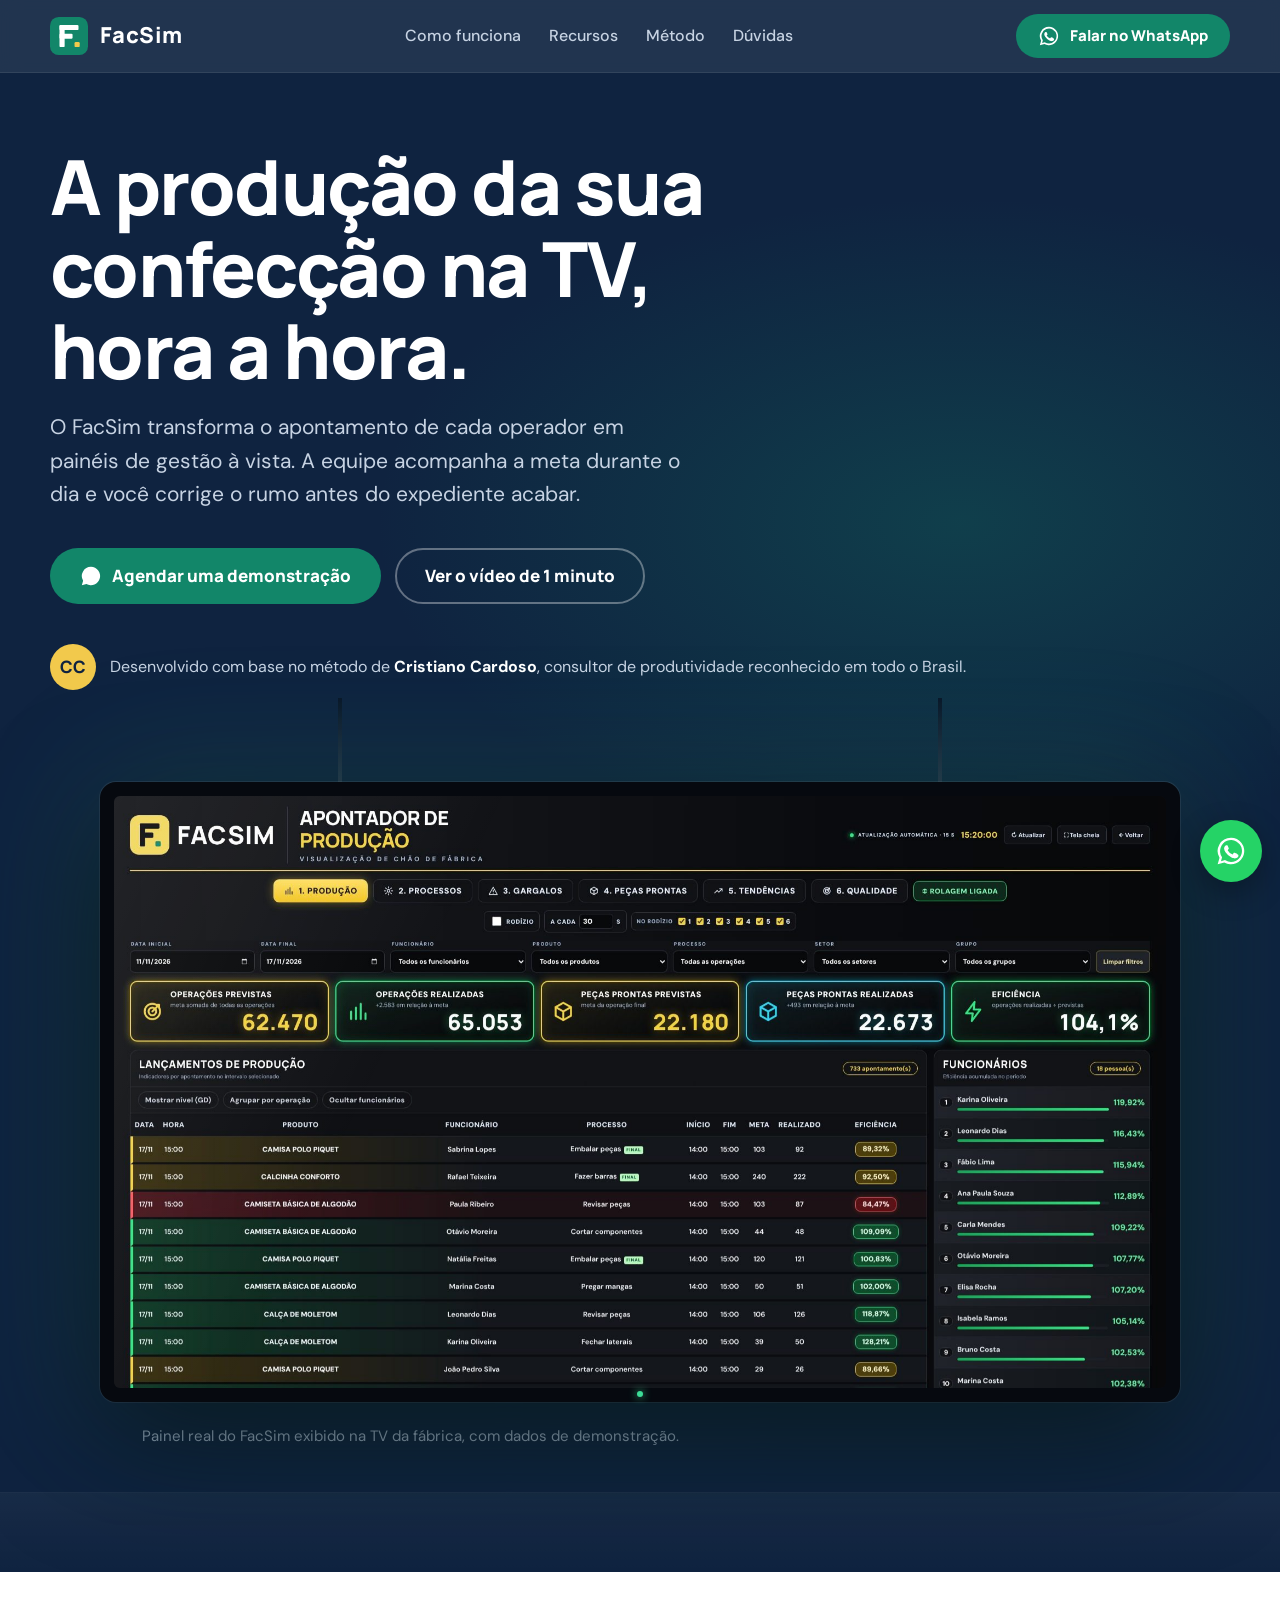
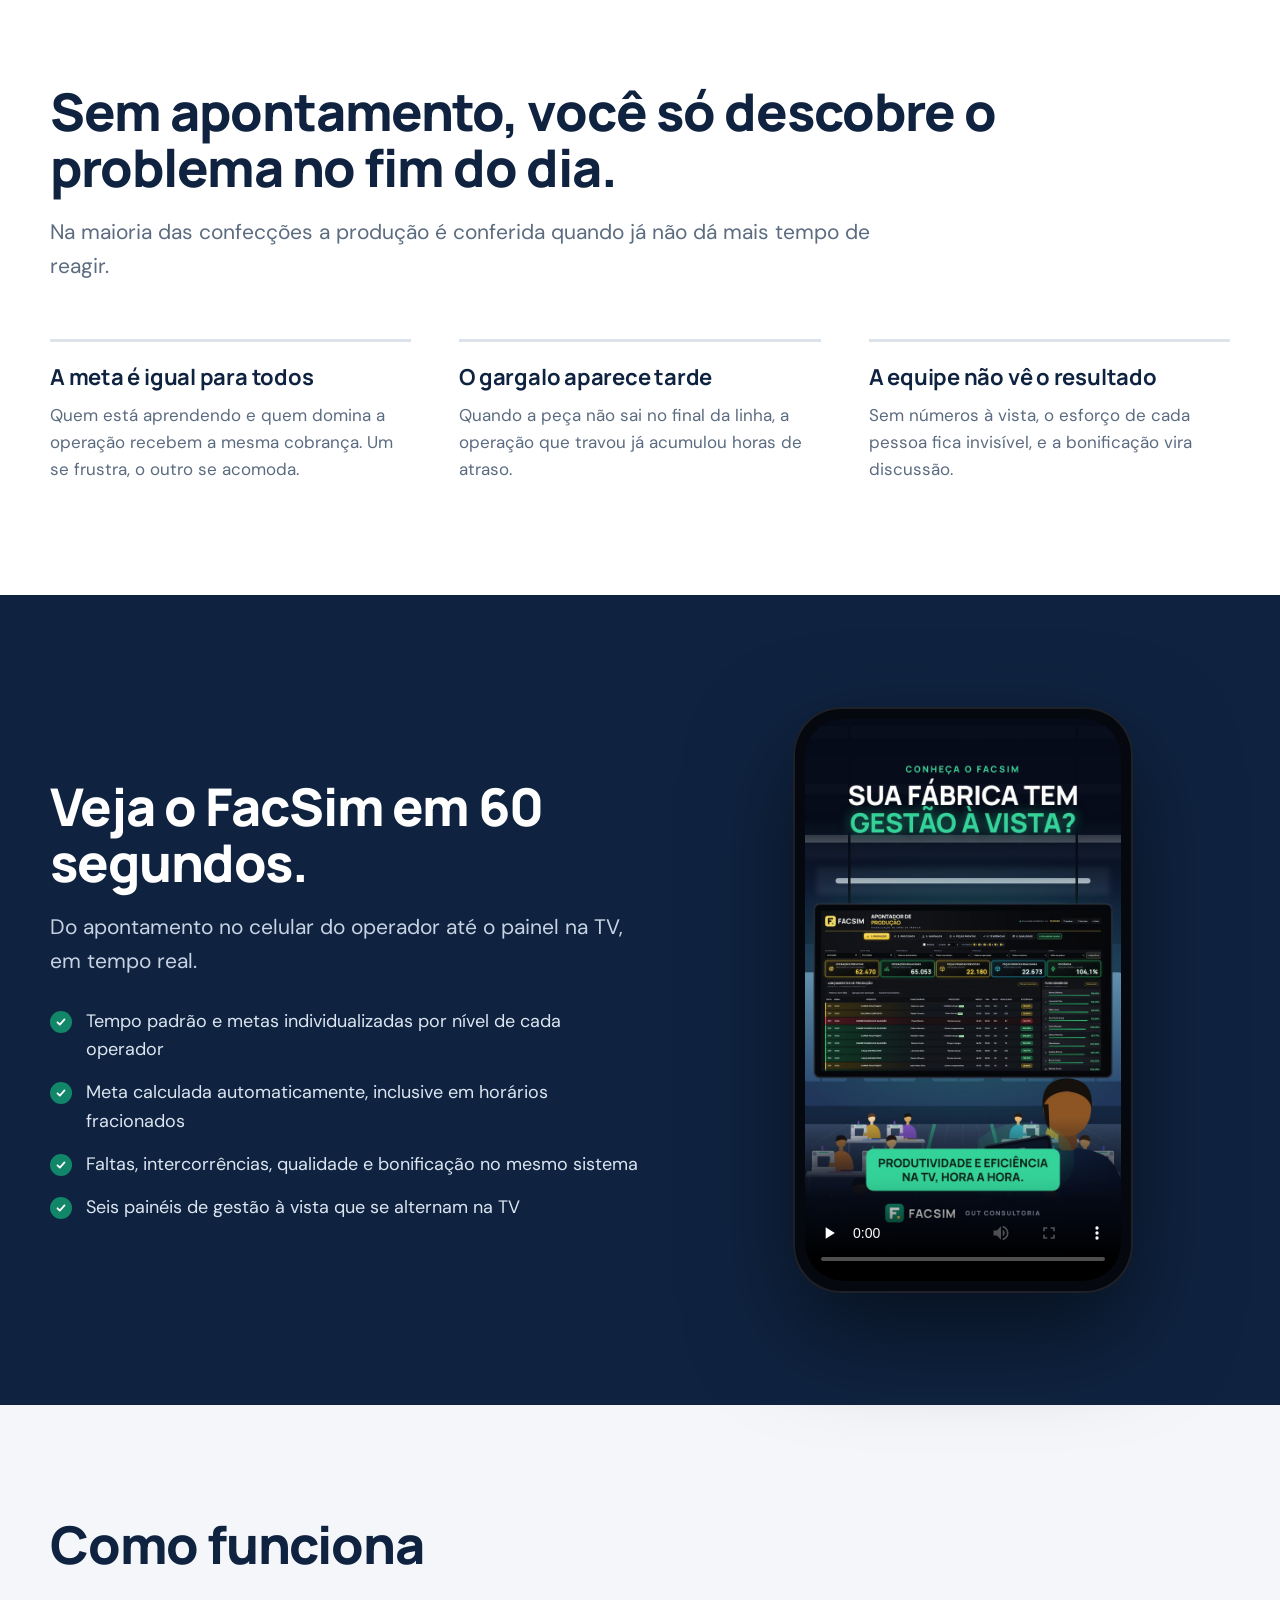
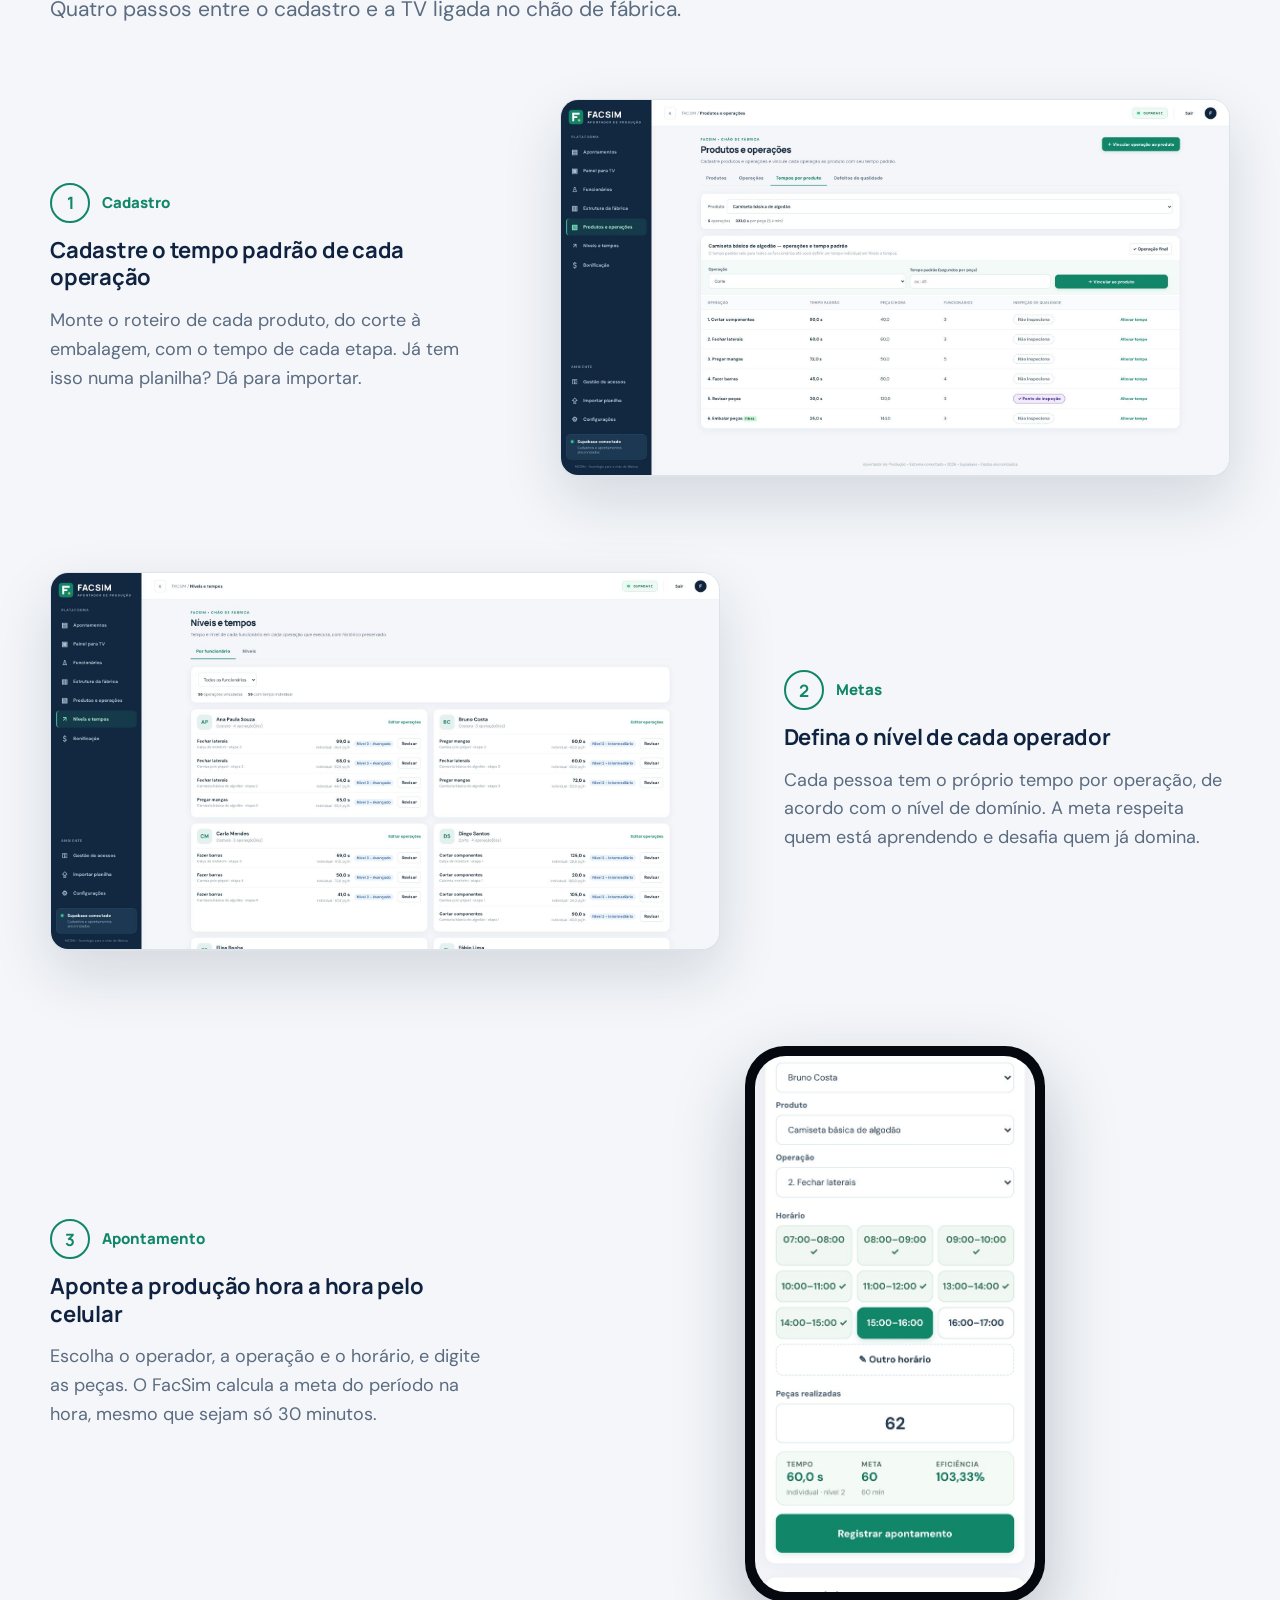
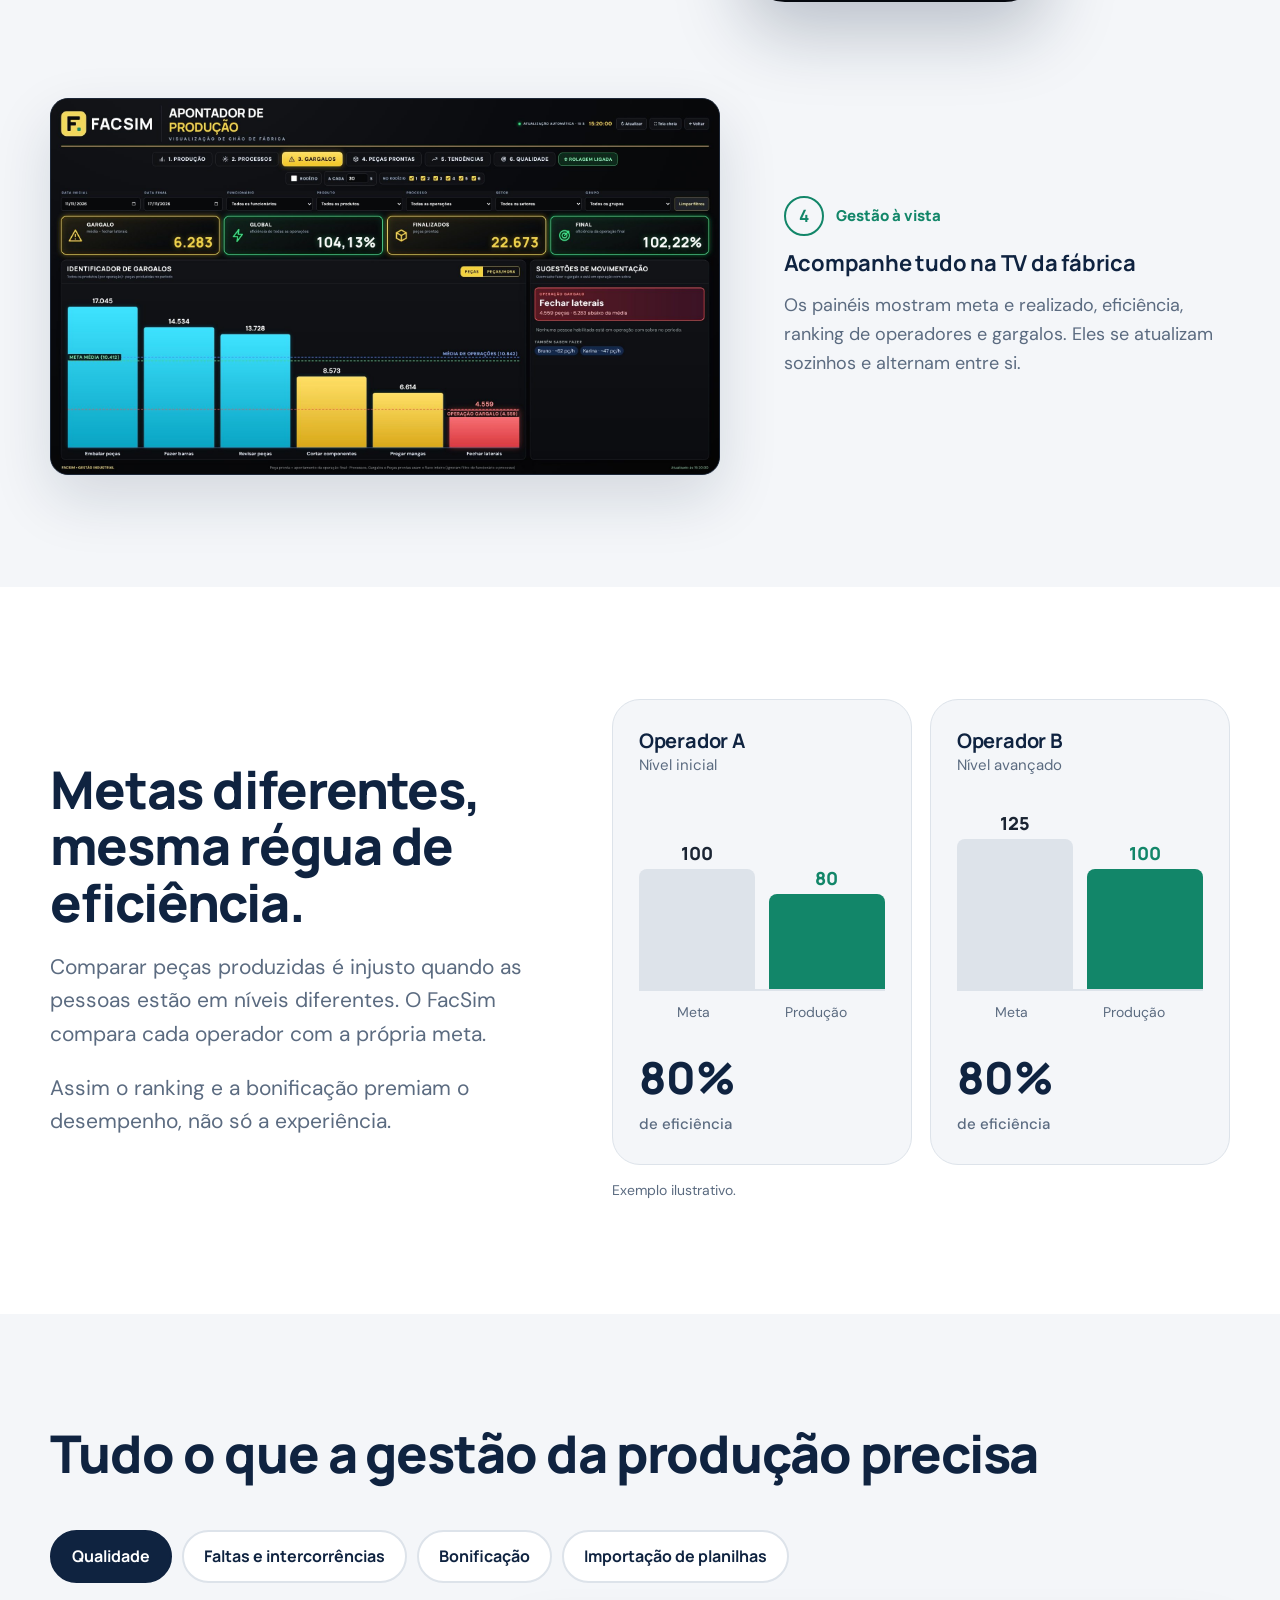
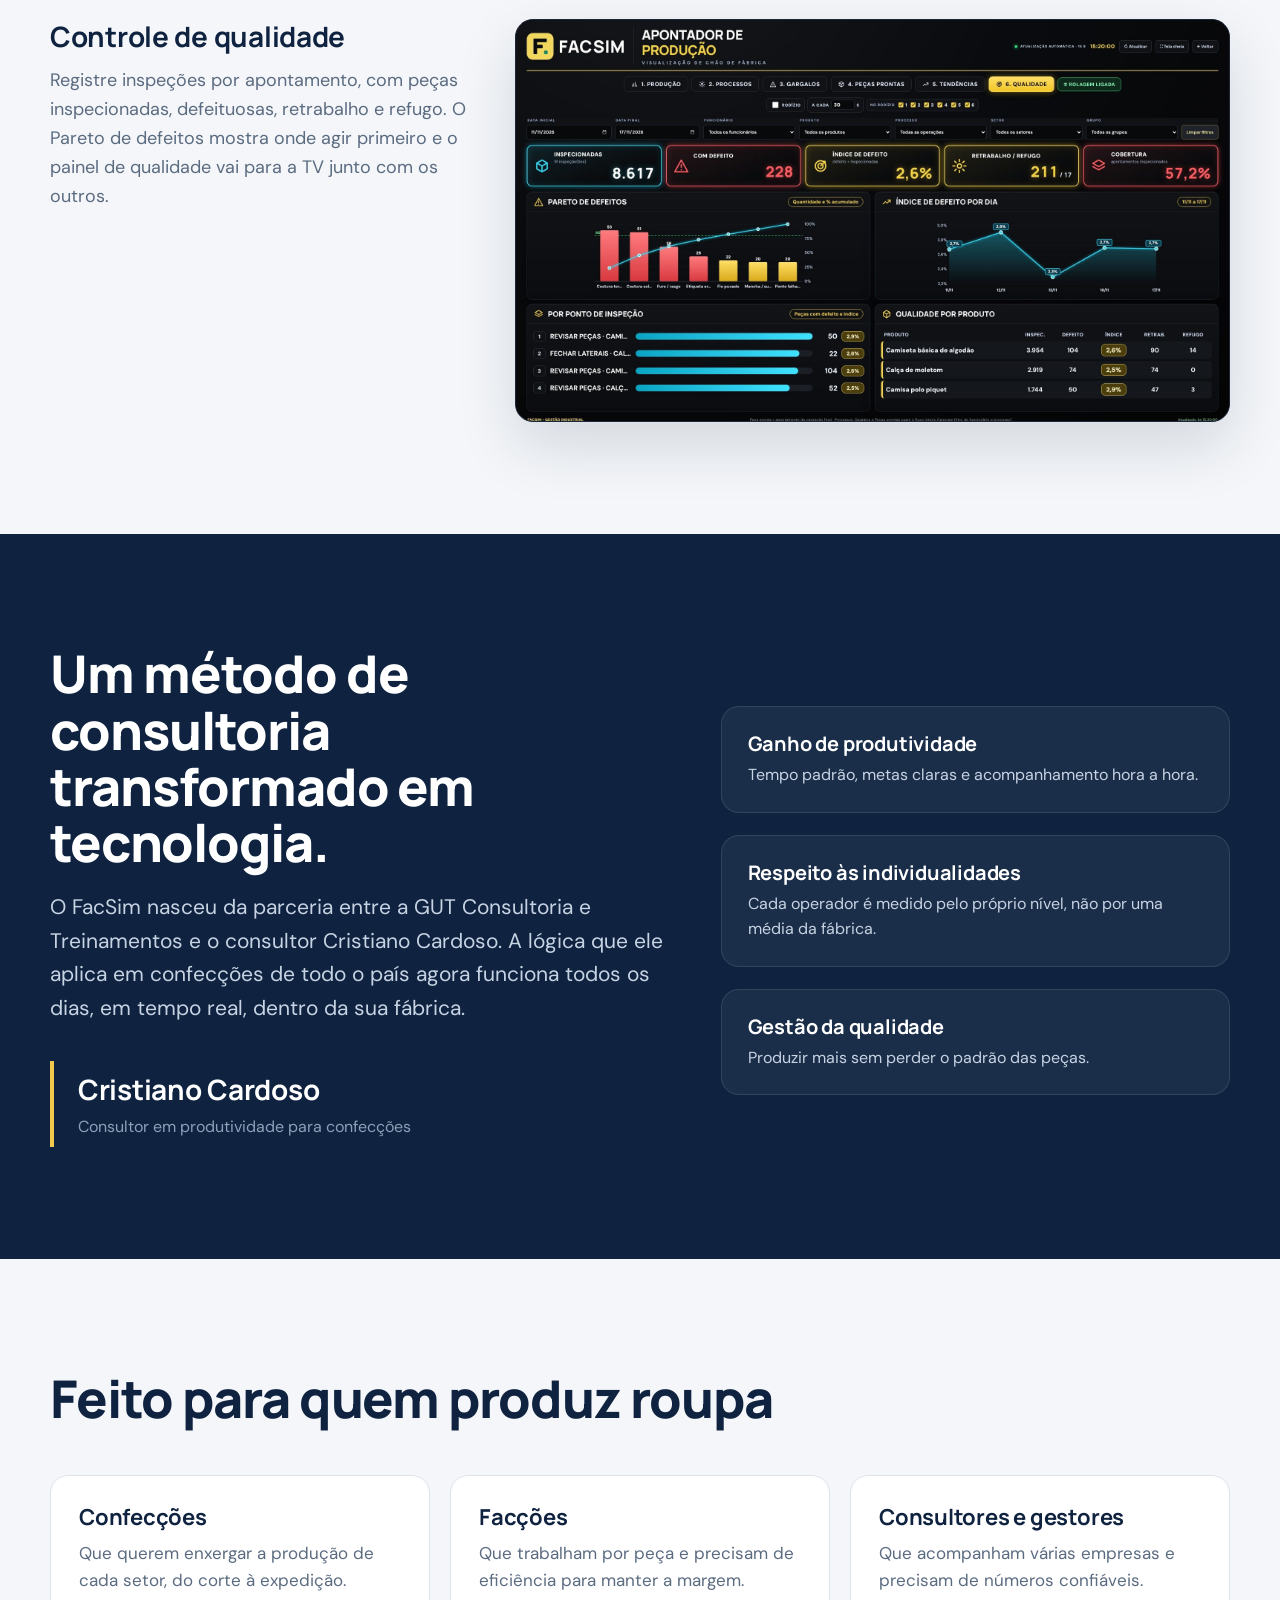
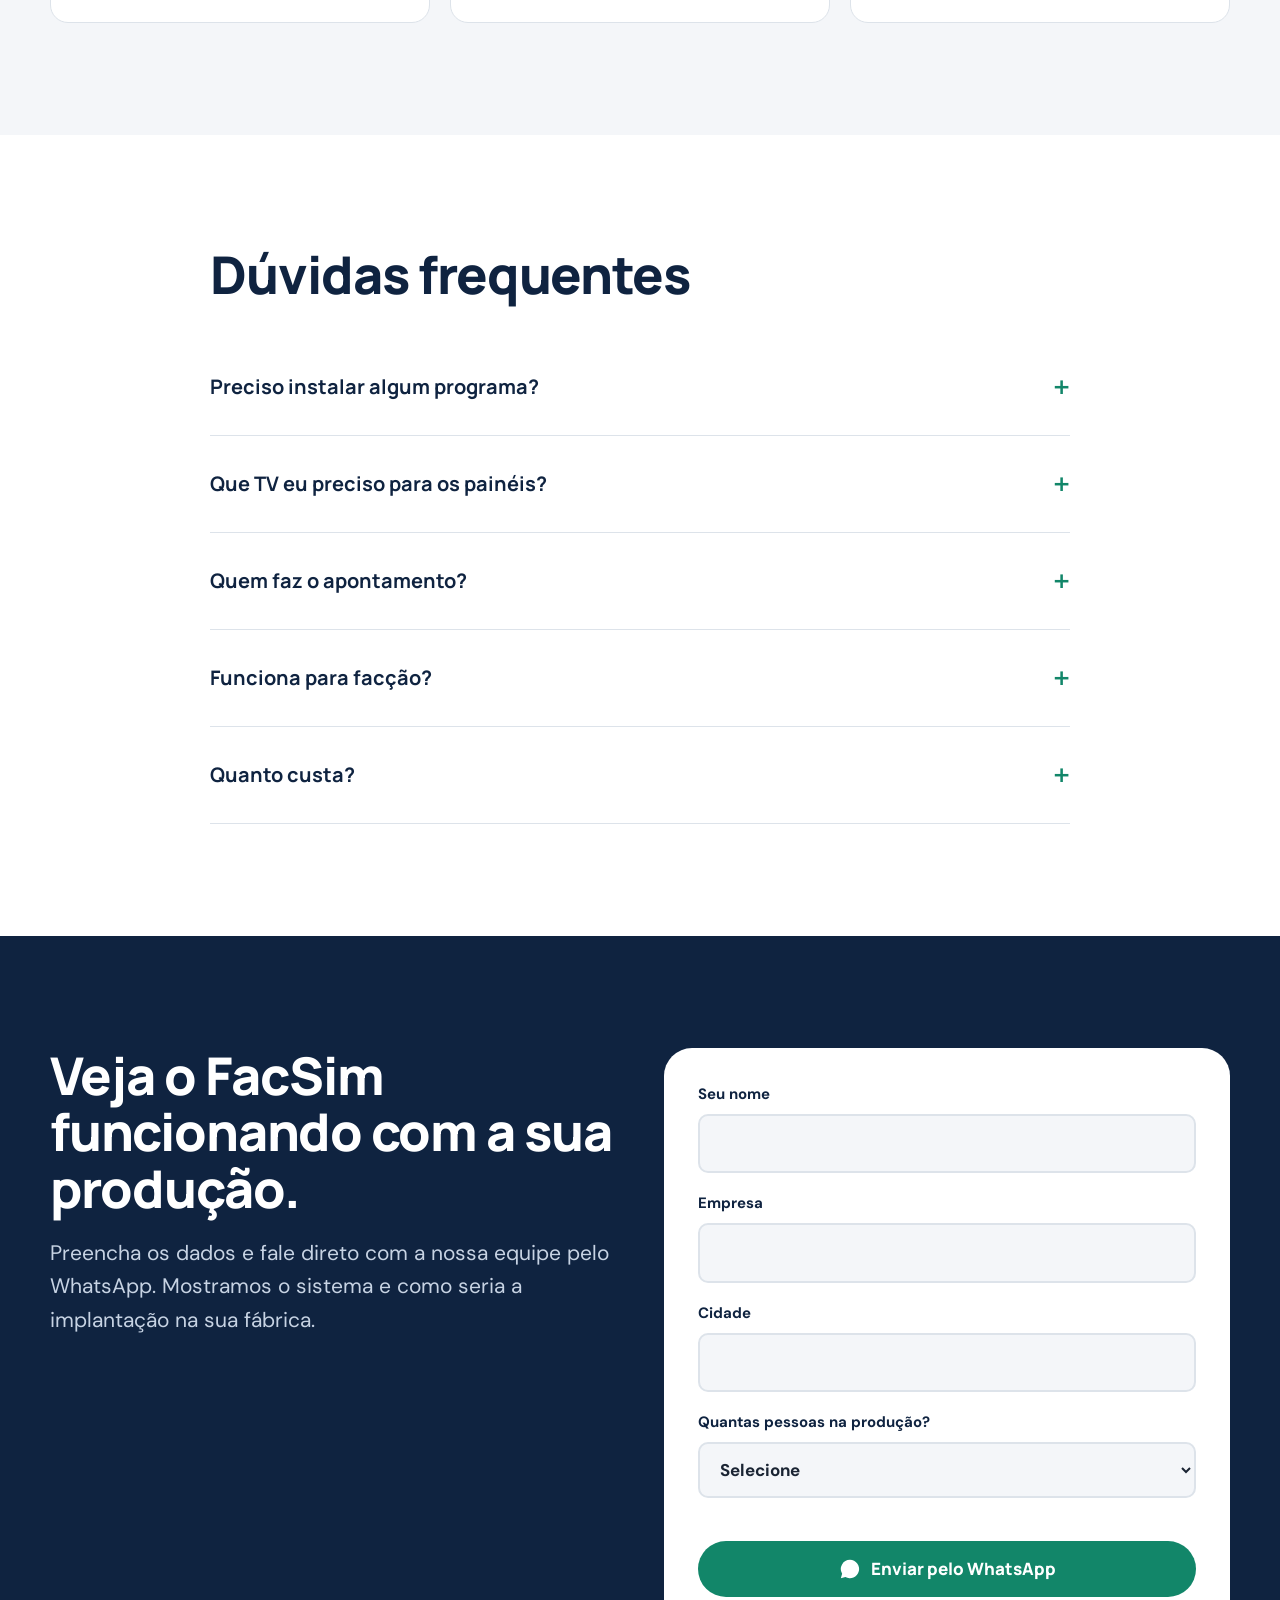
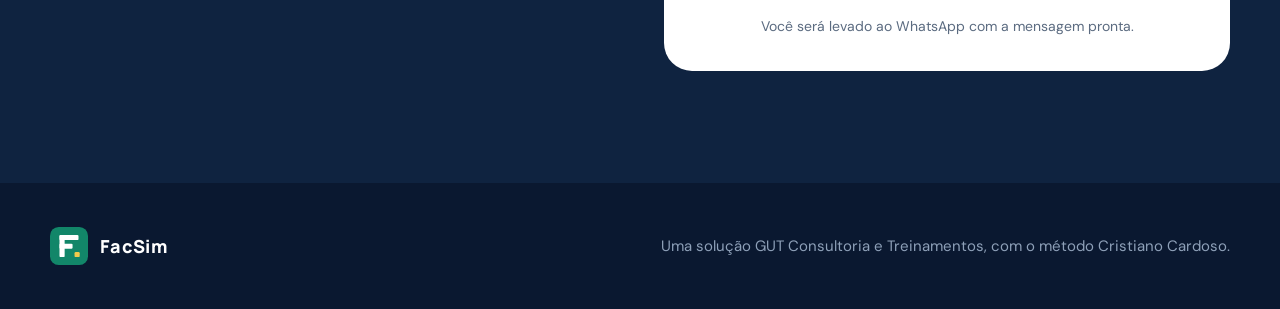
<file: landing/index.html>
<!DOCTYPE html>
<html lang="pt-BR">
<head>
<meta charset="utf-8">
<meta name="viewport" content="width=device-width, initial-scale=1">
<title>FacSim | Apontamento de produção e gestão à vista para confecções</title>
<meta name="description" content="FacSim transforma o apontamento hora a hora da sua confecção em painéis de gestão à vista na TV da fábrica. Metas por operador, qualidade, faltas e bonificação. Método Cristiano Cardoso.">
<meta property="og:title" content="FacSim | A produção da sua confecção na TV, hora a hora">
<meta property="og:description" content="Apontamento de produção, metas individualizadas e gestão à vista. Desenvolvido com base no método Cristiano Cardoso.">
<meta property="og:image" content="assets/og.jpg">
<meta property="og:type" content="website">
<meta name="theme-color" content="#0F2340">
<meta name="robots" content="noindex">
<link rel="icon" href="assets/logo.svg" type="image/svg+xml">
<link rel="preconnect" href="https://fonts.googleapis.com"><link rel="preconnect" href="https://fonts.gstatic.com" crossorigin>
<link href="https://fonts.googleapis.com/css2?family=DM+Sans:opsz,wght@9..40,400;9..40,500;9..40,700&family=Manrope:wght@600;700;800&display=swap" rel="stylesheet">
<style>
:root{
  --marinho:#0F2340; --marinho-2:#16305A; --verde:#128669; --verde-claro:#3DDC97;
  --fundo:#F4F6F9; --tecido:#DDE3EA; --tinta:#1A2433; --suave:#5B6B80;
  --sinal:#F2C94C; --alerta:#E5484D;
  --r-s:10px; --r-m:18px; --r-l:28px;
}
*{box-sizing:border-box;margin:0;padding:0}
html{scroll-behavior:smooth;-webkit-text-size-adjust:100%}
body{font-family:'DM Sans',system-ui,sans-serif;font-size:18px;line-height:1.6;color:var(--tinta);background:var(--fundo);-webkit-font-smoothing:antialiased}
img,video{display:block;max-width:100%}
a{color:inherit}
h1,h2,h3{font-family:Manrope,system-ui,sans-serif;line-height:1.08;letter-spacing:-.02em;color:var(--marinho)}
h1{font-size:clamp(40px,6.2vw,76px);font-weight:800}
h2{font-size:clamp(32px,4.2vw,52px);font-weight:800}
h3{font-size:22px;font-weight:700;letter-spacing:-.01em;line-height:1.25}
p{max-width:62ch}
.wrap{width:min(1180px,100% - 48px);margin-inline:auto}
section{padding:112px 0}
.lead{font-size:21px;color:var(--suave);margin-top:20px}
:focus-visible{outline:3px solid var(--sinal);outline-offset:3px;border-radius:6px}

/* botões */
.btn{display:inline-flex;align-items:center;justify-content:center;gap:10px;min-height:56px;padding:0 28px;border-radius:999px;font-family:Manrope,system-ui,sans-serif;font-weight:800;font-size:17px;text-decoration:none;border:2px solid transparent;cursor:pointer;transition:background .15s,color .15s,border-color .15s}
.btn-wa{background:var(--verde);color:#fff}
.btn-wa:hover{background:#0e6f57}
.btn-wa svg{width:22px;height:22px;flex:none}
.btn-linha{border-color:rgba(255,255,255,.35);color:#fff}
.btn-linha:hover{border-color:#fff}

/* cabeçalho */
.topo{position:sticky;top:0;z-index:20;background:rgba(15,35,64,.92);backdrop-filter:blur(10px);border-bottom:1px solid rgba(255,255,255,.08)}
.topo .wrap{display:flex;align-items:center;justify-content:space-between;height:72px;gap:20px}
.marca{display:flex;align-items:center;gap:12px;text-decoration:none;color:#fff;font-family:Manrope,system-ui,sans-serif;font-weight:800;font-size:22px;letter-spacing:.02em}
.marca img{width:38px;height:38px}
.topo nav{display:flex;gap:28px}
.topo nav a{color:#C7D3E3;text-decoration:none;font-size:16px;font-weight:500}
.topo nav a:hover{color:#fff}
.topo .btn{min-height:44px;padding:0 20px;font-size:15px}

/* hero */
.hero{background:var(--marinho);color:#fff;padding:72px 0 0;overflow:hidden;position:relative}
.hero::before{content:"";position:absolute;inset:0;background:radial-gradient(900px 500px at 75% 30%,rgba(18,134,105,.28),transparent 65%);pointer-events:none}
.hero .wrap{position:relative;display:grid;grid-template-columns:1fr;gap:8px}
.hero h1{color:#fff;max-width:15ch}
.hero .lead{color:#C7D3E3;max-width:46ch}
.hero .acoes{display:flex;flex-wrap:wrap;gap:14px;margin-top:36px}
.parceria{display:flex;align-items:center;gap:14px;margin-top:40px;color:#C7D3E3;font-size:16px}
.parceria strong{color:#fff;font-weight:700}
.parceria .selo{width:46px;height:46px;border-radius:50%;background:var(--sinal);color:var(--marinho);display:grid;place-items:center;font-family:Manrope,system-ui,sans-serif;font-weight:800;font-size:17px;flex:none}
/* a TV */
.tv-cena{position:relative;padding-top:84px;margin-inline:auto;width:min(1080px,100%)}
.tv-cabo{position:absolute;top:0;width:4px;height:88px;background:linear-gradient(#0a1729,#26364f)}
.tv-cabo.e{left:22%}.tv-cabo.d{right:22%}
.tv{position:relative;background:#06090f;border-radius:16px;padding:14px;box-shadow:0 40px 120px rgba(0,0,0,.55),0 0 0 1px rgba(255,255,255,.08),0 0 140px rgba(61,220,151,.18)}
.tv-tela{position:relative;border-radius:6px;overflow:hidden;background:#0b0f16;aspect-ratio:16/9}
.tv-tela img{width:100%;height:100%;object-fit:cover}
.tv-tela::after{content:"";position:absolute;inset:0;background:linear-gradient(115deg,rgba(255,255,255,.08),transparent 30%)}
.tv-led{position:absolute;bottom:5px;left:50%;width:6px;height:6px;margin-left:-3px;border-radius:50%;background:var(--verde-claro);box-shadow:0 0 8px var(--verde-claro)}
.tv-legenda{text-align:center;color:#8EA0B8;font-size:15px;padding:22px 0 44px}
.chao{height:80px;background:linear-gradient(180deg,rgba(255,255,255,.04),transparent);border-top:1px solid rgba(255,255,255,.06)}
@media (prefers-reduced-motion:no-preference){
  .tv-tela img{animation:liga 1.6s cubic-bezier(.2,.7,.2,1) .35s both}
  .tv-tela::before{content:"";position:absolute;left:0;right:0;top:50%;height:2px;background:#fff;z-index:2;animation:linha .55s ease-out .2s both}
  @keyframes liga{0%{opacity:0;transform:scaleY(.02);filter:brightness(3)}45%{opacity:1;transform:scaleY(1);filter:brightness(1.6)}100%{opacity:1;transform:none;filter:none}}
  @keyframes linha{0%{opacity:0;transform:scaleX(0)}60%{opacity:1;transform:scaleX(1)}100%{opacity:0;transform:scaleX(1)}}
}

/* problema */
.problema{background:#fff}
.problema .grade{display:grid;grid-template-columns:1fr;gap:48px;margin-top:56px}
.dor{border-top:3px solid var(--tecido);padding-top:22px}
.dor h3{margin-bottom:10px}
.dor p{color:var(--suave);font-size:17px}

/* vídeo */
.video{background:var(--marinho);color:#fff}
.video .wrap{display:grid;grid-template-columns:1fr;gap:56px;align-items:center}
.video h2{color:#fff}
.video .lead{color:#C7D3E3}
.celular{width:min(340px,100%);margin-inline:auto;border-radius:48px;background:#05080e;padding:12px;box-shadow:0 40px 100px rgba(0,0,0,.5),inset 0 0 0 2px rgba(255,255,255,.1)}
.celular video{width:100%;aspect-ratio:9/16;border-radius:38px;background:#000;object-fit:cover}
.lista-check{list-style:none;margin-top:28px;display:grid;gap:14px}
.lista-check li{display:flex;gap:14px;color:#DCE5F0}
.lista-check li::before{content:"";width:22px;height:22px;flex:none;margin-top:4px;border-radius:50%;background:var(--verde) url("data:image/svg+xml,%3Csvg xmlns='http://www.w3.org/2000/svg' viewBox='0 0 24 24'%3E%3Cpath d='M6 12.5l4 4 8-9' stroke='%23fff' stroke-width='3' fill='none' stroke-linecap='round' stroke-linejoin='round'/%3E%3C/svg%3E") center/14px no-repeat}

/* como funciona */
.passos{display:grid;gap:96px;margin-top:72px}
.passo{display:grid;grid-template-columns:1fr;gap:32px;align-items:center}
.passo .num{font-family:Manrope,system-ui,sans-serif;font-weight:800;font-size:15px;color:var(--verde);display:flex;align-items:center;gap:12px;margin-bottom:14px}
.passo .num b{width:40px;height:40px;border-radius:50%;border:2px solid var(--verde);display:grid;place-items:center;font-size:17px}
.passo p{color:var(--suave);margin-top:14px}
.print{border-radius:var(--r-m);overflow:hidden;background:#fff;box-shadow:0 1px 0 var(--tecido),0 24px 60px rgba(15,35,64,.14);border:1px solid var(--tecido)}
.print img{width:100%;height:auto}
.print.escuro{background:#0b0f16;border-color:#1c2636}
.passo .cel{width:min(300px,100%);margin-inline:auto;border-radius:40px;background:#05080e;padding:10px;box-shadow:0 30px 70px rgba(15,35,64,.25)}
.passo .cel img{border-radius:31px;width:100%;height:auto}

/* metas */
.metas{background:#fff}
.metas .wrap{display:grid;grid-template-columns:1fr;gap:56px;align-items:center}
.comparativo{display:grid;grid-template-columns:1fr 1fr;gap:18px}
.op{background:var(--fundo);border-radius:var(--r-l);padding:28px 26px;border:1px solid var(--tecido)}
.op h3{font-size:20px}
.op .nivel{font-size:15px;color:var(--suave)}
.barras{display:flex;align-items:flex-end;gap:14px;height:190px;margin:24px 0 10px;border-bottom:2px solid var(--tecido)}
.barras div{flex:1;border-radius:8px 8px 0 0;position:relative}
.barras span{position:absolute;top:-30px;left:0;right:0;text-align:center;font-family:Manrope,system-ui,sans-serif;font-weight:800;font-size:18px}
.b-meta{background:var(--tecido)}
.b-real{background:var(--verde)}
.b-real span{color:var(--verde)}
.leg{display:flex;justify-content:space-around;font-size:14px;color:var(--suave)}
.efi{margin-top:18px;font-family:Manrope,system-ui,sans-serif;font-weight:800;font-size:44px;color:var(--marinho)}
.efi small{display:block;font-family:'DM Sans',system-ui,sans-serif;font-weight:500;font-size:15px;color:var(--suave)}
.ilustrativo{font-size:14px;color:var(--suave);margin-top:14px}

/* recursos (abas) */
.abas{display:flex;flex-wrap:wrap;gap:10px;margin-top:48px}
.aba{font:inherit;font-family:Manrope,system-ui,sans-serif;font-weight:700;font-size:16px;padding:12px 20px;border-radius:999px;border:2px solid var(--tecido);background:#fff;color:var(--marinho);cursor:pointer}
.aba[aria-selected="true"]{background:var(--marinho);border-color:var(--marinho);color:#fff}
.painel-aba{display:grid;grid-template-columns:1fr;gap:36px;margin-top:36px;align-items:start}
.painel-aba[hidden]{display:none}
.painel-aba p{color:var(--suave)}
.painel-aba h3{font-size:28px;margin-bottom:12px}

/* método */
.metodo{background:var(--marinho);color:#fff;position:relative;overflow:hidden}
.metodo .wrap{display:grid;grid-template-columns:1fr;gap:48px}
.metodo h2{color:#fff}
.metodo p{color:#C7D3E3}
.metodo .assinatura{border-left:4px solid var(--sinal);padding:6px 0 6px 24px}
.metodo .assinatura strong{display:block;font-family:Manrope,system-ui,sans-serif;font-size:28px;color:#fff;letter-spacing:-.01em}
.metodo .assinatura span{color:#8EA0B8;font-size:16px}
.pilares{display:grid;gap:22px;margin-top:8px}
.pilar{padding:24px 26px;border-radius:var(--r-m);background:rgba(255,255,255,.05);border:1px solid rgba(255,255,255,.1)}
.pilar h3{color:#fff;font-size:20px;margin-bottom:6px}
.pilar p{font-size:16px}

/* para quem */
.quem .grade{display:grid;grid-template-columns:1fr;gap:20px;margin-top:48px}
.quem .item{background:#fff;border-radius:var(--r-m);padding:28px;border:1px solid var(--tecido)}
.quem .item p{color:var(--suave);font-size:17px;margin-top:8px}

/* FAQ */
.faq{background:#fff}
.faq .wrap{max-width:860px}
.faq details{border-bottom:1px solid var(--tecido)}
.faq summary{list-style:none;cursor:pointer;display:flex;justify-content:space-between;align-items:center;gap:20px;padding:24px 0;font-family:Manrope,system-ui,sans-serif;font-weight:700;font-size:20px;color:var(--marinho)}
.faq summary::-webkit-details-marker{display:none}
.faq summary::after{content:"+";font-size:30px;font-weight:600;color:var(--verde);transition:transform .2s}
.faq details[open] summary::after{transform:rotate(45deg)}
.faq details p{padding:0 0 24px;color:var(--suave)}

/* contato */
.contato{background:var(--marinho);color:#fff}
.contato .wrap{display:grid;grid-template-columns:1fr;gap:48px;align-items:start}
.contato h2{color:#fff}
.contato .lead{color:#C7D3E3}
form{background:#fff;color:var(--tinta);border-radius:var(--r-l);padding:34px;display:grid;gap:18px}
label{display:grid;gap:8px;font-weight:700;font-size:15px;color:var(--marinho)}
input,select{font:inherit;font-size:17px;padding:14px 16px;border-radius:var(--r-s);border:2px solid var(--tecido);background:var(--fundo);color:var(--tinta);width:100%}
input:focus,select:focus{outline:none;border-color:var(--verde);background:#fff}
form .btn{width:100%;margin-top:6px}
form small{color:var(--suave);font-size:14px;text-align:center}
.erro{color:var(--alerta);font-size:15px;font-weight:700;min-height:1px}

footer{background:#0A1830;color:#8EA0B8;padding:44px 0;font-size:15px}
footer .wrap{display:flex;flex-wrap:wrap;justify-content:space-between;gap:20px;align-items:center}
footer .marca{font-size:18px}
.wa-flutuante{position:fixed;right:18px;bottom:18px;z-index:30;width:62px;height:62px;border-radius:50%;background:#25D366;display:grid;place-items:center;box-shadow:0 10px 30px rgba(0,0,0,.3)}
.wa-flutuante svg{width:32px;height:32px}

@media (min-width:900px){
  .hero .wrap{grid-template-columns:1fr}
  .problema .grade{grid-template-columns:repeat(3,1fr)}
  .video .wrap{grid-template-columns:1.05fr .95fr}
  .passo{grid-template-columns:.8fr 1.2fr;gap:64px}
  .passo:nth-child(even){grid-template-columns:1.2fr .8fr}
  .passo:nth-child(even) .txt{order:2}
  .metas .wrap{grid-template-columns:.9fr 1.1fr}
  .painel-aba{grid-template-columns:.75fr 1.25fr}
  .metodo .wrap{grid-template-columns:1.1fr .9fr;align-items:center}
  .quem .grade{grid-template-columns:repeat(3,1fr)}
  .contato .wrap{grid-template-columns:1fr 1fr}
}
@media (max-width:899px){
  .topo nav{display:none}
  section{padding:80px 0}
  .tv-cena{padding-top:70px}.tv-cabo{height:74px}
  .tv{padding:8px;border-radius:10px}
}
@media (max-width:520px){
  .topo .btn span{display:none}
  .topo .btn{padding:0 14px}
  .comparativo{grid-template-columns:1fr 1fr;gap:10px}
  .op{padding:20px 16px}
  .efi{font-size:34px}
  form{padding:24px}
}
</style>
</head>
<body>

<header class="topo">
  <div class="wrap">
    <a class="marca" href="#inicio"><img src="assets/logo.svg" alt="">FacSim</a>
    <nav aria-label="Seções">
      <a href="#como-funciona">Como funciona</a><a href="#recursos">Recursos</a><a href="#metodo">Método</a><a href="#duvidas">Dúvidas</a>
    </nav>
    <a class="btn btn-wa js-wa" href="#contato"><svg viewBox="0 0 24 24" aria-hidden="true"><path fill="currentColor" d="M12 2a10 10 0 0 0-8.6 15.1L2 22l5-1.3A10 10 0 1 0 12 2Zm0 18.2a8.2 8.2 0 0 1-4.2-1.2l-.3-.2-3 .8.8-2.9-.2-.3A8.2 8.2 0 1 1 12 20.2Zm4.5-6.1c-.2-.1-1.5-.7-1.7-.8s-.4-.1-.6.1-.7.8-.8 1-.3.2-.5.1a6.7 6.7 0 0 1-3.3-2.9c-.3-.4.3-.4.7-1.3.1-.2 0-.3 0-.4l-.8-1.8c-.2-.5-.4-.4-.6-.4h-.5a1 1 0 0 0-.7.3 3 3 0 0 0-.9 2.2 5.2 5.2 0 0 0 1.1 2.7 11.8 11.8 0 0 0 4.5 4c1.7.7 2.3.8 3.2.6a2.7 2.7 0 0 0 1.8-1.2 2.2 2.2 0 0 0 .1-1.3c0-.1-.2-.2-.5-.3Z"/></svg><span>Falar no WhatsApp</span></a>
  </div>
</header>

<main id="inicio">
<section class="hero">
  <div class="wrap">
    <div>
      <h1>A produção da sua confecção na TV, hora a hora.</h1>
      <p class="lead">O FacSim transforma o apontamento de cada operador em painéis de gestão à vista. A equipe acompanha a meta durante o dia e você corrige o rumo antes do expediente acabar.</p>
      <div class="acoes">
        <a class="btn btn-wa js-wa" href="#contato"><svg viewBox="0 0 24 24" aria-hidden="true"><path fill="currentColor" d="M12 2a10 10 0 0 0-8.6 15.1L2 22l5-1.3A10 10 0 1 0 12 2Zm4.5 12.1c-.2-.1-1.5-.7-1.7-.8s-.4-.1-.6.1-.7.8-.8 1-.3.2-.5.1a6.7 6.7 0 0 1-3.3-2.9c-.3-.4.3-.4.7-1.3.1-.2 0-.3 0-.4l-.8-1.8c-.2-.5-.4-.4-.6-.4h-.5a1 1 0 0 0-.7.3 3 3 0 0 0-.9 2.2 5.2 5.2 0 0 0 1.1 2.7 11.8 11.8 0 0 0 4.5 4c1.7.7 2.3.8 3.2.6a2.7 2.7 0 0 0 1.8-1.2 2.2 2.2 0 0 0 .1-1.3c0-.1-.2-.2-.5-.3Z"/></svg>Agendar uma demonstração</a>
        <a class="btn btn-linha" href="#video">Ver o vídeo de 1 minuto</a>
      </div>
      <div class="parceria"><span class="selo">CC</span><span>Desenvolvido com base no método de <strong>Cristiano Cardoso</strong>, consultor de produtividade reconhecido em todo o Brasil.</span></div>
    </div>
    <div class="tv-cena">
      <span class="tv-cabo e"></span><span class="tv-cabo d"></span>
      <div class="tv"><div class="tv-tela"><img src="assets/tv-producao.jpg" width="1920" height="1080" alt="Painel de produção do FacSim na TV: operações previstas, realizadas, eficiência de 104,1% e ranking de funcionários"></div><span class="tv-led"></span></div>
      <p class="tv-legenda">Painel real do FacSim exibido na TV da fábrica, com dados de demonstração.</p>
    </div>
  </div>
  <div class="chao"></div>
</section>

<section class="problema">
  <div class="wrap">
    <h2>Sem apontamento, você só descobre o problema no fim do dia.</h2>
    <p class="lead">Na maioria das confecções a produção é conferida quando já não dá mais tempo de reagir.</p>
    <div class="grade">
      <div class="dor"><h3>A meta é igual para todos</h3><p>Quem está aprendendo e quem domina a operação recebem a mesma cobrança. Um se frustra, o outro se acomoda.</p></div>
      <div class="dor"><h3>O gargalo aparece tarde</h3><p>Quando a peça não sai no final da linha, a operação que travou já acumulou horas de atraso.</p></div>
      <div class="dor"><h3>A equipe não vê o resultado</h3><p>Sem números à vista, o esforço de cada pessoa fica invisível, e a bonificação vira discussão.</p></div>
    </div>
  </div>
</section>

<section class="video" id="video">
  <div class="wrap">
    <div>
      <h2>Veja o FacSim em 60 segundos.</h2>
      <p class="lead">Do apontamento no celular do operador até o painel na TV, em tempo real.</p>
      <ul class="lista-check">
        <li>Tempo padrão e metas individualizadas por nível de cada operador</li>
        <li>Meta calculada automaticamente, inclusive em horários fracionados</li>
        <li>Faltas, intercorrências, qualidade e bonificação no mesmo sistema</li>
        <li>Seis painéis de gestão à vista que se alternam na TV</li>
      </ul>
    </div>
    <div class="celular"><video controls playsinline preload="none" poster="assets/video-poster.jpg"><source src="assets/comercial-facsim.mp4" type="video/mp4">Seu navegador não reproduz vídeo.</video></div>
  </div>
</section>

<section id="como-funciona">
  <div class="wrap">
    <h2>Como funciona</h2>
    <p class="lead">Quatro passos entre o cadastro e a TV ligada no chão de fábrica.</p>
    <div class="passos">
      <div class="passo">
        <div class="txt"><div class="num"><b>1</b>Cadastro</div><h3>Cadastre o tempo padrão de cada operação</h3><p>Monte o roteiro de cada produto, do corte à embalagem, com o tempo de cada etapa. Já tem isso numa planilha? Dá para importar.</p></div>
        <div class="print"><img src="assets/tempos.jpg" width="1920" height="1080" loading="lazy" alt="Tela de tempos por produto com as operações e o tempo padrão em segundos"></div>
      </div>
      <div class="passo">
        <div class="txt"><div class="num"><b>2</b>Metas</div><h3>Defina o nível de cada operador</h3><p>Cada pessoa tem o próprio tempo por operação, de acordo com o nível de domínio. A meta respeita quem está aprendendo e desafia quem já domina.</p></div>
        <div class="print"><img src="assets/niveis.jpg" width="1920" height="1080" loading="lazy" alt="Tela de níveis e tempos por funcionário"></div>
      </div>
      <div class="passo">
        <div class="txt"><div class="num"><b>3</b>Apontamento</div><h3>Aponte a produção hora a hora pelo celular</h3><p>Escolha o operador, a operação e o horário, e digite as peças. O FacSim calcula a meta do período na hora, mesmo que sejam só 30 minutos.</p></div>
        <div class="cel"><img src="assets/celular-apontar.jpg" width="585" height="1120" loading="lazy" alt="Tela de apontamento no celular mostrando meta de 60 peças e eficiência calculada"></div>
      </div>
      <div class="passo">
        <div class="txt"><div class="num"><b>4</b>Gestão à vista</div><h3>Acompanhe tudo na TV da fábrica</h3><p>Os painéis mostram meta e realizado, eficiência, ranking de operadores e gargalos. Eles se atualizam sozinhos e alternam entre si.</p></div>
        <div class="print escuro"><img src="assets/tv-gargalos.jpg" width="1920" height="1080" loading="lazy" alt="Painel de gargalos destacando a operação Fechar laterais abaixo da média"></div>
      </div>
    </div>
  </div>
</section>

<section class="metas">
  <div class="wrap">
    <div>
      <h2>Metas diferentes, mesma régua de eficiência.</h2>
      <p class="lead">Comparar peças produzidas é injusto quando as pessoas estão em níveis diferentes. O FacSim compara cada operador com a própria meta.</p>
      <p class="lead">Assim o ranking e a bonificação premiam o desempenho, não só a experiência.</p>
    </div>
    <div>
      <div class="comparativo" role="img" aria-label="Exemplo: operador A com meta de 100 peças produziu 80; operador B com meta de 125 produziu 100. Os dois têm 80% de eficiência.">
        <div class="op"><h3>Operador A</h3><div class="nivel">Nível inicial</div>
          <div class="barras"><div class="b-meta" style="height:64%"><span>100</span></div><div class="b-real" style="height:51%"><span>80</span></div></div>
          <div class="leg"><span>Meta</span><span>Produção</span></div><div class="efi">80%<small>de eficiência</small></div></div>
        <div class="op"><h3>Operador B</h3><div class="nivel">Nível avançado</div>
          <div class="barras"><div class="b-meta" style="height:80%"><span>125</span></div><div class="b-real" style="height:64%"><span>100</span></div></div>
          <div class="leg"><span>Meta</span><span>Produção</span></div><div class="efi">80%<small>de eficiência</small></div></div>
      </div>
      <p class="ilustrativo">Exemplo ilustrativo.</p>
    </div>
  </div>
</section>

<section id="recursos">
  <div class="wrap">
    <h2>Tudo o que a gestão da produção precisa</h2>
    <div class="abas" role="tablist" aria-label="Recursos do FacSim">
      <button class="aba" role="tab" aria-selected="true" aria-controls="r1" id="t1">Qualidade</button>
      <button class="aba" role="tab" aria-selected="false" aria-controls="r2" id="t2" tabindex="-1">Faltas e intercorrências</button>
      <button class="aba" role="tab" aria-selected="false" aria-controls="r3" id="t3" tabindex="-1">Bonificação</button>
      <button class="aba" role="tab" aria-selected="false" aria-controls="r4" id="t4" tabindex="-1">Importação de planilhas</button>
    </div>
    <div class="painel-aba" role="tabpanel" id="r1" aria-labelledby="t1">
      <div><h3>Controle de qualidade</h3><p>Registre inspeções por apontamento, com peças inspecionadas, defeituosas, retrabalho e refugo. O Pareto de defeitos mostra onde agir primeiro e o painel de qualidade vai para a TV junto com os outros.</p></div>
      <div class="print escuro"><img src="assets/tv-qualidade.jpg" width="1920" height="1080" loading="lazy" alt="Painel de qualidade com Pareto de defeitos e índice de defeito"></div>
    </div>
    <div class="painel-aba" role="tabpanel" id="r2" aria-labelledby="t2" hidden>
      <div><h3>Faltas e intercorrências</h3><p>Lance faltas, saídas antecipadas e paradas coletivas, como reuniões e ginástica laboral. O tempo perdido entra no cálculo, então a eficiência mostra a realidade da produção.</p></div>
      <div class="print"><img src="assets/ausencias.jpg" width="1920" height="1080" loading="lazy" alt="Lista de ausências do mês com faltas e ausências parciais"></div>
    </div>
    <div class="painel-aba" role="tabpanel" id="r3" aria-labelledby="t3" hidden>
      <div><h3>Programas de bonificação</h3><p>Monte a tabela de bonificação por faixa de eficiência, individual e coletiva, com regras de desconto por faltas. No fechamento do mês o FacSim calcula o valor de cada pessoa.</p></div>
      <div class="print"><img src="assets/regras.jpg" width="1920" height="1080" loading="lazy" alt="Tabela de bonificação progressiva por faixa de eficiência"></div>
    </div>
    <div class="painel-aba" role="tabpanel" id="r4" aria-labelledby="t4" hidden>
      <div><h3>Comece com o que você já tem</h3><p>Funcionários, produtos, operações e tempos podem vir de planilhas. A implantação fica mais rápida e você não precisa redigitar nada.</p></div>
      <div class="print"><img src="assets/importar.jpg" width="1920" height="1080" loading="lazy" alt="Tela de importação de planilhas"></div>
    </div>
  </div>
</section>

<section class="metodo" id="metodo">
  <div class="wrap">
    <div>
      <h2>Um método de consultoria transformado em tecnologia.</h2>
      <p class="lead">O FacSim nasceu da parceria entre a GUT Consultoria e Treinamentos e o consultor Cristiano Cardoso. A lógica que ele aplica em confecções de todo o país agora funciona todos os dias, em tempo real, dentro da sua fábrica.</p>
      <div class="assinatura" style="margin-top:36px"><strong>Cristiano Cardoso</strong><span>Consultor em produtividade para confecções</span></div>
    </div>
    <div class="pilares">
      <div class="pilar"><h3>Ganho de produtividade</h3><p>Tempo padrão, metas claras e acompanhamento hora a hora.</p></div>
      <div class="pilar"><h3>Respeito às individualidades</h3><p>Cada operador é medido pelo próprio nível, não por uma média da fábrica.</p></div>
      <div class="pilar"><h3>Gestão da qualidade</h3><p>Produzir mais sem perder o padrão das peças.</p></div>
    </div>
  </div>
</section>

<section class="quem">
  <div class="wrap">
    <h2>Feito para quem produz roupa</h2>
    <div class="grade">
      <div class="item"><h3>Confecções</h3><p>Que querem enxergar a produção de cada setor, do corte à expedição.</p></div>
      <div class="item"><h3>Facções</h3><p>Que trabalham por peça e precisam de eficiência para manter a margem.</p></div>
      <div class="item"><h3>Consultores e gestores</h3><p>Que acompanham várias empresas e precisam de números confiáveis.</p></div>
    </div>
  </div>
</section>

<section class="faq" id="duvidas">
  <div class="wrap">
    <h2>Dúvidas frequentes</h2>
    <div style="margin-top:36px">
      <details><summary>Preciso instalar algum programa?</summary><p>Não. O FacSim funciona no navegador do celular, do computador e da TV. Basta ter internet.</p></details>
      <details><summary>Que TV eu preciso para os painéis?</summary><p>Qualquer TV com navegador de internet, ou uma TV comum ligada a um computador ou a um aparelho com navegador. O modo TV ocupa a tela inteira e alterna os painéis sozinho.</p></details>
      <details><summary>Quem faz o apontamento?</summary><p>Um apontador, o líder de setor ou o próprio operador, pelo celular. Cada usuário tem um perfil de acesso: administrador, editor ou somente leitura.</p></details>
      <details><summary>Funciona para facção?</summary><p>Sim. O FacSim foi desenhado para a realidade da confecção e da facção, com operações, roteiros por produto e metas por operador.</p></details>
      <details><summary>Quanto custa?</summary><p>O valor depende do tamanho da sua equipe e do tipo de implantação. Fale com a gente pelo WhatsApp para receber uma proposta.</p></details>
    </div>
  </div>
</section>

<section class="contato" id="contato">
  <div class="wrap">
    <div>
      <h2>Veja o FacSim funcionando com a sua produção.</h2>
      <p class="lead">Preencha os dados e fale direto com a nossa equipe pelo WhatsApp. Mostramos o sistema e como seria a implantação na sua fábrica.</p>
    </div>
    <form id="form" novalidate>
      <label>Seu nome<input name="nome" autocomplete="name" required></label>
      <label>Empresa<input name="empresa" autocomplete="organization" required></label>
      <label>Cidade<input name="cidade" autocomplete="address-level2"></label>
      <label>Quantas pessoas na produção?<select name="equipe"><option value="">Selecione</option><option>Até 20</option><option>21 a 50</option><option>51 a 100</option><option>Mais de 100</option></select></label>
      <p class="erro" id="erro" role="alert"></p>
      <a class="btn btn-wa" id="enviar" href="#" target="_blank" rel="noopener"><svg viewBox="0 0 24 24" aria-hidden="true"><path fill="currentColor" d="M12 2a10 10 0 0 0-8.6 15.1L2 22l5-1.3A10 10 0 1 0 12 2Zm4.5 12.1c-.2-.1-1.5-.7-1.7-.8s-.4-.1-.6.1-.7.8-.8 1-.3.2-.5.1a6.7 6.7 0 0 1-3.3-2.9c-.3-.4.3-.4.7-1.3.1-.2 0-.3 0-.4l-.8-1.8c-.2-.5-.4-.4-.6-.4h-.5a1 1 0 0 0-.7.3 3 3 0 0 0-.9 2.2 5.2 5.2 0 0 0 1.1 2.7 11.8 11.8 0 0 0 4.5 4c1.7.7 2.3.8 3.2.6a2.7 2.7 0 0 0 1.8-1.2 2.2 2.2 0 0 0 .1-1.3c0-.1-.2-.2-.5-.3Z"/></svg>Enviar pelo WhatsApp</a>
      <small>Você será levado ao WhatsApp com a mensagem pronta.</small>
    </form>
  </div>
</section>
</main>

<footer>
  <div class="wrap">
    <a class="marca" href="#inicio"><img src="assets/logo.svg" alt="">FacSim</a>
    <span>Uma solução GUT Consultoria e Treinamentos, com o método Cristiano Cardoso.</span>
  </div>
</footer>
<a class="wa-flutuante js-wa" href="#contato" aria-label="Falar no WhatsApp"><svg viewBox="0 0 24 24" aria-hidden="true"><path fill="#fff" d="M12 2a10 10 0 0 0-8.6 15.1L2 22l5-1.3A10 10 0 1 0 12 2Zm0 18.2a8.2 8.2 0 0 1-4.2-1.2l-.3-.2-3 .8.8-2.9-.2-.3A8.2 8.2 0 1 1 12 20.2Zm4.5-6.1c-.2-.1-1.5-.7-1.7-.8s-.4-.1-.6.1-.7.8-.8 1-.3.2-.5.1a6.7 6.7 0 0 1-3.3-2.9c-.3-.4.3-.4.7-1.3.1-.2 0-.3 0-.4l-.8-1.8c-.2-.5-.4-.4-.6-.4h-.5a1 1 0 0 0-.7.3 3 3 0 0 0-.9 2.2 5.2 5.2 0 0 0 1.1 2.7 11.8 11.8 0 0 0 4.5 4c1.7.7 2.3.8 3.2.6a2.7 2.7 0 0 0 1.8-1.2 2.2 2.2 0 0 0 .1-1.3c0-.1-.2-.2-.5-.3Z"/></svg></a>

<script>
/* ===== Configuração: troque pelo número de WhatsApp de vendas (DDI + DDD + número, só dígitos) ===== */
const WHATSAPP = '5500000000000';
const MSG_PADRAO = 'Olá! Vi o FacSim e quero agendar uma demonstração.';

const wa = msg => `https://wa.me/${WHATSAPP}?text=${encodeURIComponent(msg)}`;
document.querySelectorAll('.js-wa').forEach(a => { a.href = wa(MSG_PADRAO); a.target = '_blank'; a.rel = 'noopener'; });

/* formulário -> WhatsApp com a mensagem pronta */
const form = document.getElementById('form'), enviar = document.getElementById('enviar'), erro = document.getElementById('erro');
function montar() {
  const d = Object.fromEntries(new FormData(form));
  const linhas = ['Olá! Quero agendar uma demonstração do FacSim.', `Nome: ${d.nome || ''}`, `Empresa: ${d.empresa || ''}`];
  if (d.cidade) linhas.push(`Cidade: ${d.cidade}`);
  if (d.equipe) linhas.push(`Pessoas na produção: ${d.equipe}`);
  enviar.href = wa(linhas.join('\n'));
  return d;
}
form.addEventListener('input', () => { montar(); erro.textContent = ''; });
enviar.addEventListener('click', e => {
  const d = montar();
  if (!d.nome || !d.empresa) { e.preventDefault(); erro.textContent = 'Preencha seu nome e a empresa para continuar.'; (d.nome ? form.empresa : form.nome).focus(); }
});
form.addEventListener('submit', e => { e.preventDefault(); enviar.click(); });
montar();

/* abas de recursos */
const abas = [...document.querySelectorAll('.aba')];
function abrir(aba, foco) {
  abas.forEach(a => { const on = a === aba; a.setAttribute('aria-selected', on); a.tabIndex = on ? 0 : -1; document.getElementById(a.getAttribute('aria-controls')).hidden = !on; });
  if (foco) aba.focus();
}
abas.forEach((a, i) => {
  a.addEventListener('click', () => abrir(a));
  a.addEventListener('keydown', e => { const d = e.key === 'ArrowRight' ? 1 : e.key === 'ArrowLeft' ? -1 : 0; if (d) { e.preventDefault(); abrir(abas[(i + d + abas.length) % abas.length], true); } });
});
</script>
</body>
</html>
</file>
